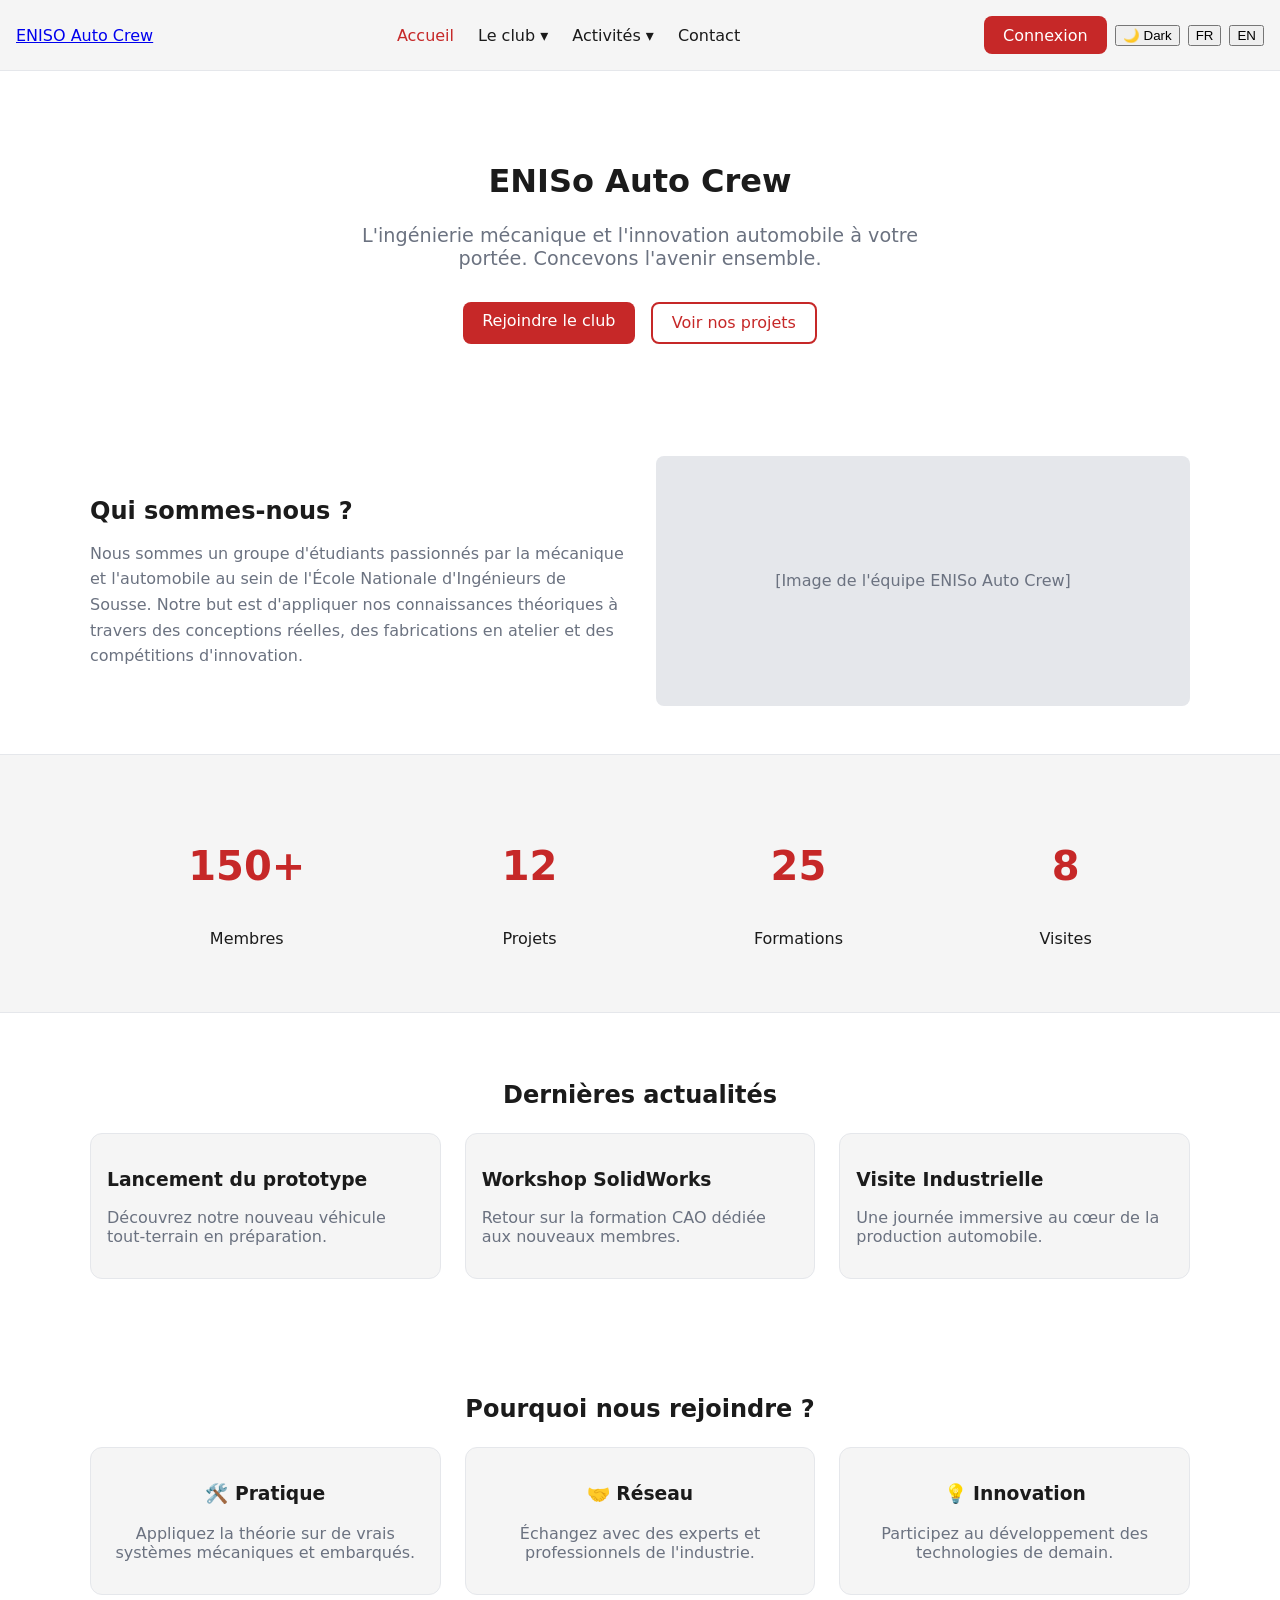
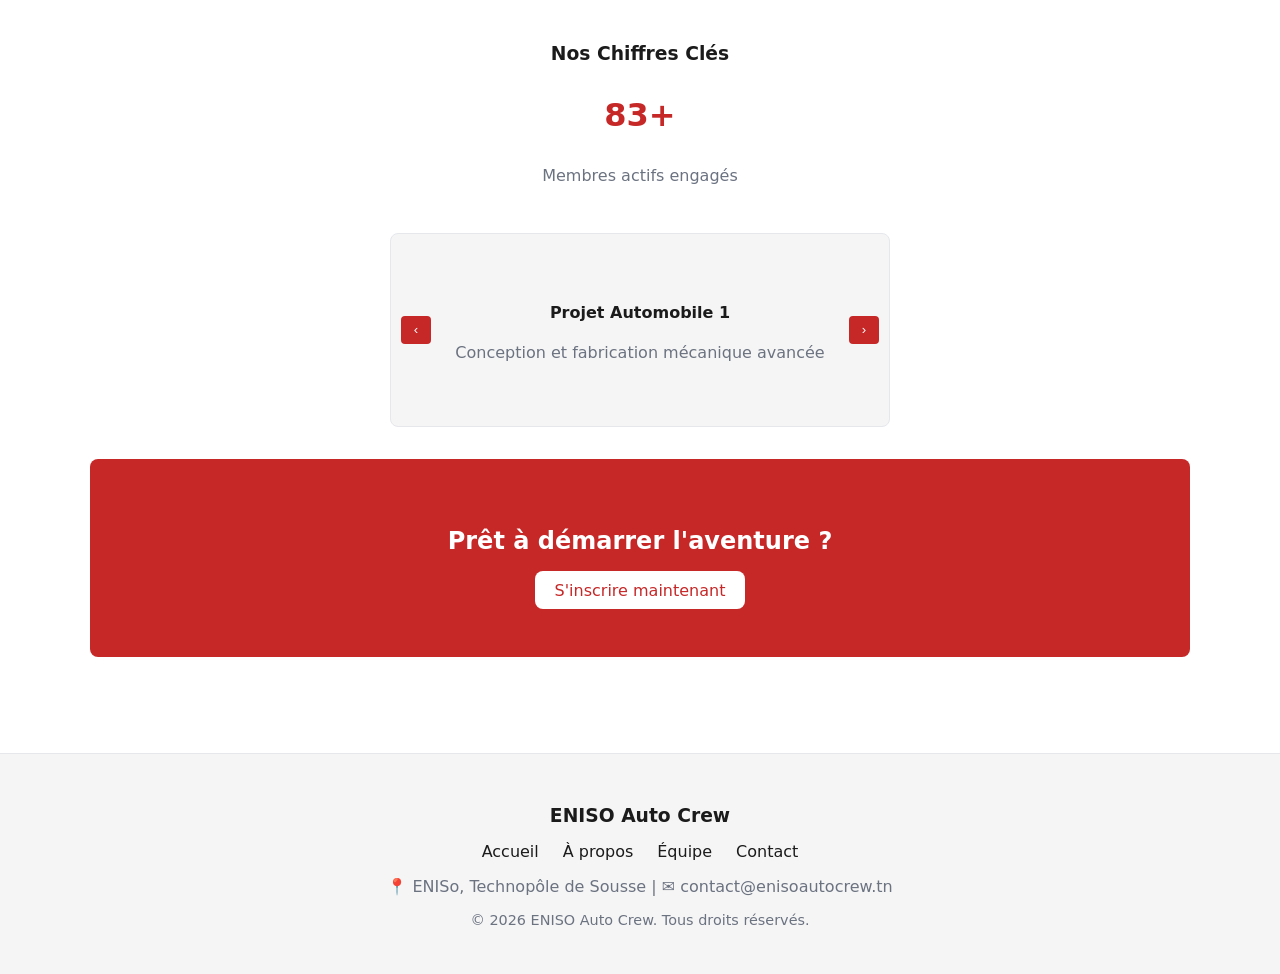
<file: index.html>
<!DOCTYPE html>
<html lang="fr" data-theme="light">
<head>
    <meta charset="UTF-8">
    <meta name="viewport" content="width=device-width, initial-scale=1.0">
    <title>Accueil - ENISo Auto Crew</title>
    <link rel="stylesheet" href="static/css/style.css">
    <script src="static/js/theme.js"></script>
</head>
<body>

    <!-- Dynamic Header -->
    <div id="site-header"></div>

    <main>
        <!-- 1. Hero Section -->
        <section class="hero container section" style="text-align: center; padding: 4rem 1rem;">
            <h1 class="page-title">ENISo Auto Crew</h1>
            <p style="color: var(--muted); font-size: 1.2rem; margin-bottom: 2rem; max-width: 600px; margin-left: auto; margin-right: auto;">
                L'ingénierie mécanique et l'innovation automobile à votre portée. Concevons l'avenir ensemble.
            </p>
            <div style="display: flex; gap: 1rem; justify-content: center; flex-wrap: wrap;">
                <a href="connexion.html" class="btn">Rejoindre le club</a>
                <a href="projets.html" class="btn-outline">Voir nos projets</a>
            </div>
        </section>

        <!-- 2. Qui sommes-nous -->
        <section class="section container" style="display: flex; gap: 2rem; align-items: center; flex-wrap: wrap;">
            <div style="flex: 1; min-width: 300px;">
                <h2 style="margin-bottom: 1rem;">Qui sommes-nous ?</h2>
                <p style="color: var(--muted); line-height: 1.6;">
                    Nous sommes un groupe d'étudiants passionnés par la mécanique et l'automobile au sein de l'École Nationale d'Ingénieurs de Sousse. Notre but est d'appliquer nos connaissances théoriques à travers des conceptions réelles, des fabrications en atelier et des compétitions d'innovation.
                </p>
            </div>
            <!-- Colored block placeholder for an image -->
            <div style="flex: 1; min-width: 300px; height: 250px; background: var(--border); border-radius: 8px; display: flex; align-items: center; justify-content: center;">
                <span style="color: var(--muted);">[Image de l'équipe ENISo Auto Crew]</span>
            </div>
        </section>

        <!-- 3. Strip of 4 numbers -->
        <section style="background: var(--card); padding: 3rem 1rem; border-top: 1px solid var(--border); border-bottom: 1px solid var(--border);">
            <div class="container" style="display: flex; justify-content: space-around; flex-wrap: wrap; text-align: center; gap: 2rem;">
                <div><h3 style="font-size: 2.5rem; color: var(--accent);">150+</h3><p>Membres</p></div>
                <div><h3 style="font-size: 2.5rem; color: var(--accent);">12</h3><p>Projets</p></div>
                <div><h3 style="font-size: 2.5rem; color: var(--accent);">25</h3><p>Formations</p></div>
                <div><h3 style="font-size: 2.5rem; color: var(--accent);">8</h3><p>Visites</p></div>
            </div>
        </section>

        <!-- 4. Dernières actualités (Linking to Hamza's future page) -->
        <section class="section container">
            <h2 style="margin-bottom: 1.5rem; text-align: center;">Dernières actualités</h2>
            <div class="cards" style="display: grid; grid-template-columns: repeat(auto-fit, minmax(250px, 1fr)); gap: 1.5rem;">
                <a href="actualites.html" class="card" style="text-decoration: none; color: inherit;">
                    <h3>Lancement du prototype</h3>
                    <p style="color: var(--muted); margin-top: 0.5rem;">Découvrez notre nouveau véhicule tout-terrain en préparation.</p>
                </a>
                <a href="actualites.html" class="card" style="text-decoration: none; color: inherit;">
                    <h3>Workshop SolidWorks</h3>
                    <p style="color: var(--muted); margin-top: 0.5rem;">Retour sur la formation CAO dédiée aux nouveaux membres.</p>
                </a>
                <a href="actualites.html" class="card" style="text-decoration: none; color: inherit;">
                    <h3>Visite Industrielle</h3>
                    <p style="color: var(--muted); margin-top: 0.5rem;">Une journée immersive au cœur de la production automobile.</p>
                </a>
            </div>
        </section>

        <!-- 5. Pourquoi nous rejoindre + Final Call to Action -->
        <section class="section container">
            <h2 style="margin-bottom: 1.5rem; text-align: center;">Pourquoi nous rejoindre ?</h2>
            <div class="cards" style="display: grid; grid-template-columns: repeat(auto-fit, minmax(250px, 1fr)); gap: 1.5rem; margin-bottom: 3rem;">
                <div class="card" style="text-align: center;">
                    <h3>🛠️ Pratique</h3>
                    <p style="color: var(--muted); margin-top: 0.5rem;">Appliquez la théorie sur de vrais systèmes mécaniques et embarqués.</p>
                </div>
                <div class="card" style="text-align: center;">
                    <h3>🤝 Réseau</h3>
                    <p style="color: var(--muted); margin-top: 0.5rem;">Échangez avec des experts et professionnels de l'industrie.</p>
                </div>
                <div class="card" style="text-align: center;">
                    <h3>💡 Innovation</h3>
                    <p style="color: var(--muted); margin-top: 0.5rem;">Participez au développement des technologies de demain.</p>
                </div>
            </div>
            <div style="text-align: center; margin: 3rem 0;">
    <h3>Nos Chiffres Clés</h3>
    <p style="font-size: 2rem; font-weight: bold; color: var(--accent);">
        <span data-counter="150">0</span>+
    </p>
    <p style="color: var(--muted);">Membres actifs engagés</p>
</div>
<div class="slider-container" style="position: relative; max-width: 500px; margin: 2rem auto; overflow: hidden; border-radius: 8px; border: 1px solid var(--border); background: var(--card);">
    <!-- Slide 1 -->
    <div class="slide" style="display: block; padding: 3rem; text-align: center;">
        <h4>Projet Automobile 1</h4>
        <p style="color: var(--muted);">Conception et fabrication mécanique avancée</p>
    </div>
    <!-- Slide 2 -->
    <div class="slide" style="display: none; padding: 3rem; text-align: center;">
        <h4>Projet Tout-Terrain 2</h4>
        <p style="color: var(--muted);">Robotique et intégration de systèmes embarqués</p>
    </div>
    
    <!-- Slider Navigation Buttons -->
    <button class="slider-prev" style="position: absolute; left: 10px; top: 50%; transform: translateY(-50%); cursor: pointer; background: var(--accent); color: white; border: none; padding: 0.4rem 0.8rem; border-radius: 4px;">‹</button>
    <button class="slider-next" style="position: absolute; right: 10px; top: 50%; transform: translateY(-50%); cursor: pointer; background: var(--accent); color: white; border: none; padding: 0.4rem 0.8rem; border-radius: 4px;">›</button>
</div>
            
            <!-- Final Call-to-Action Banner -->
            <div style="background: var(--accent); color: white; padding: 3rem 1rem; border-radius: 8px; text-align: center;">
                <h2 style="margin-bottom: 1rem; color: white;">Prêt à démarrer l'aventure ?</h2>
                <a href="connexion.html" class="btn" style="background: white; color: var(--accent); border: none;">S'inscrire maintenant</a>
            </div>
        </section>
    </main>

    <!-- Dynamic Footer -->
    <div id="site-footer"></div>

    <!-- Layout Scripts -->
    <script src="static/js/translations/layout.js"></script>
    <script src="static/js/layout.js"></script>
    <script src="static/js/animations.js"></script>
</body>
</html>
</file>
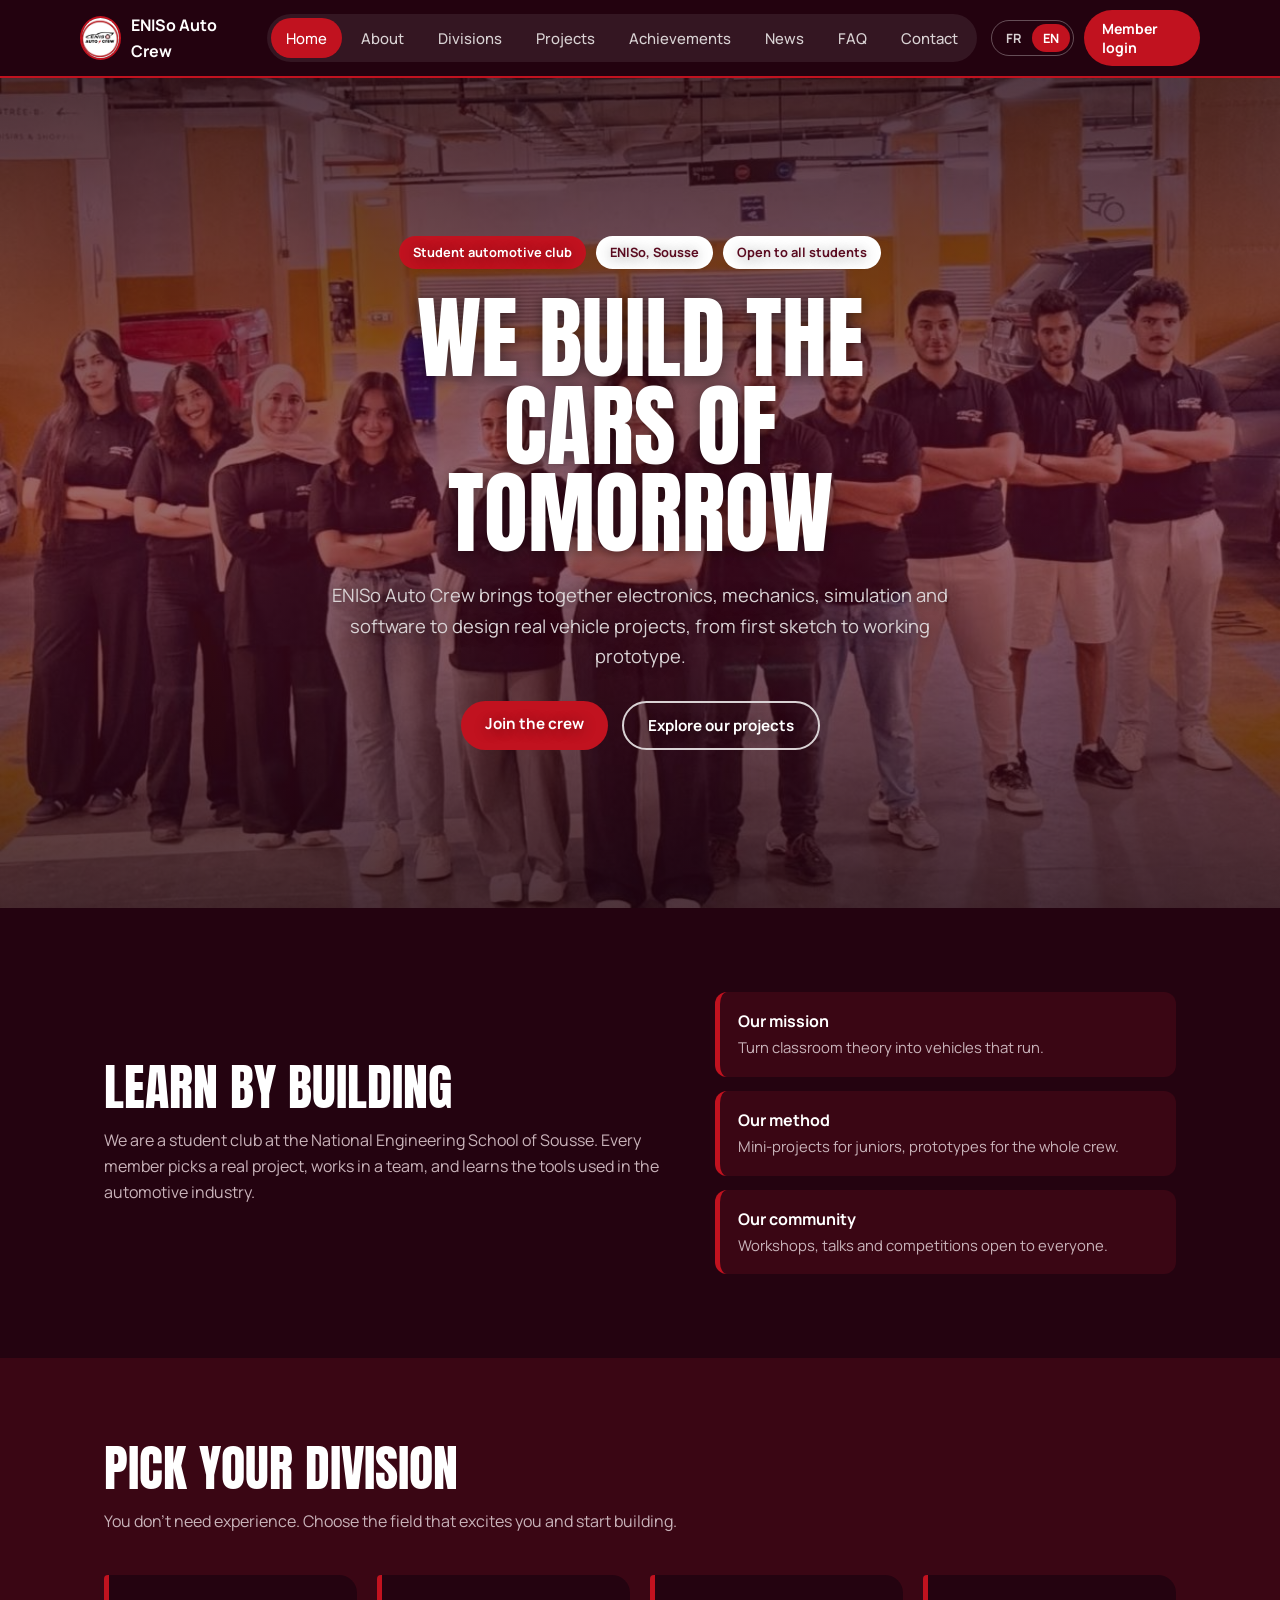
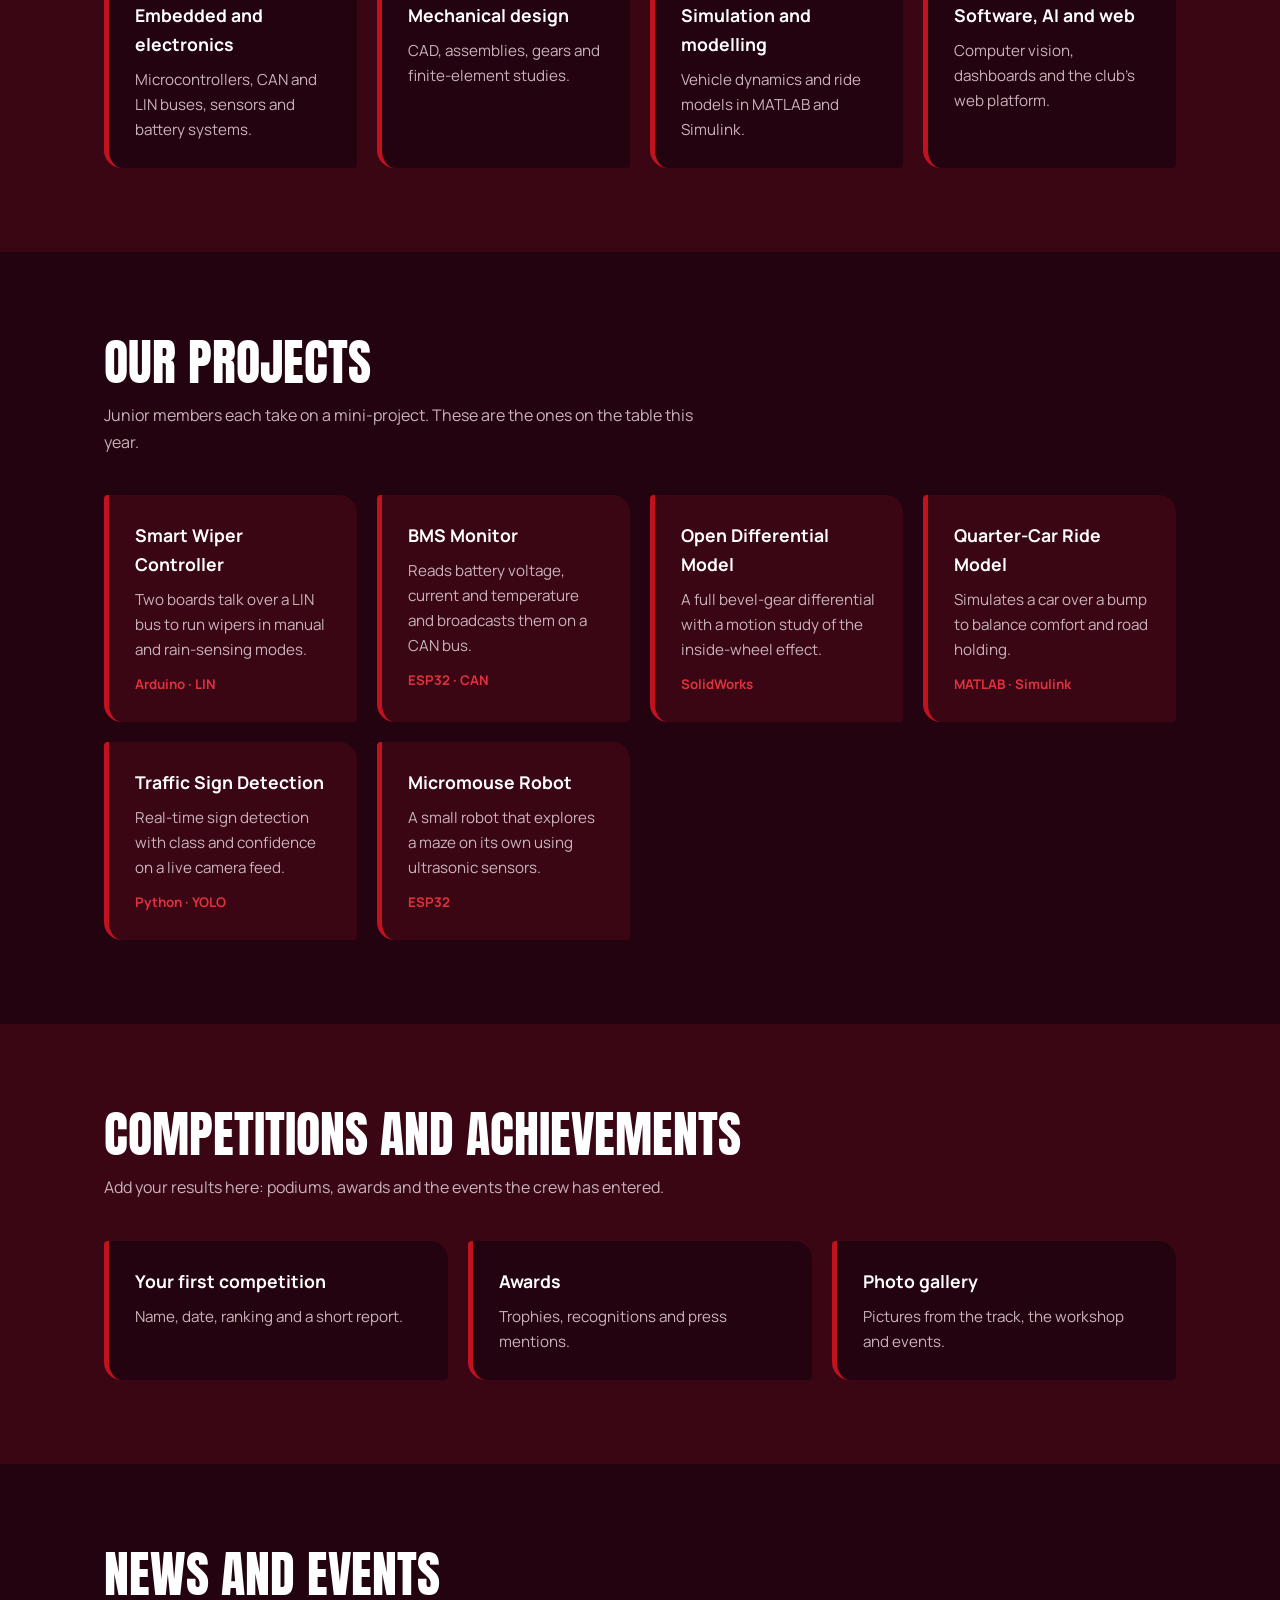
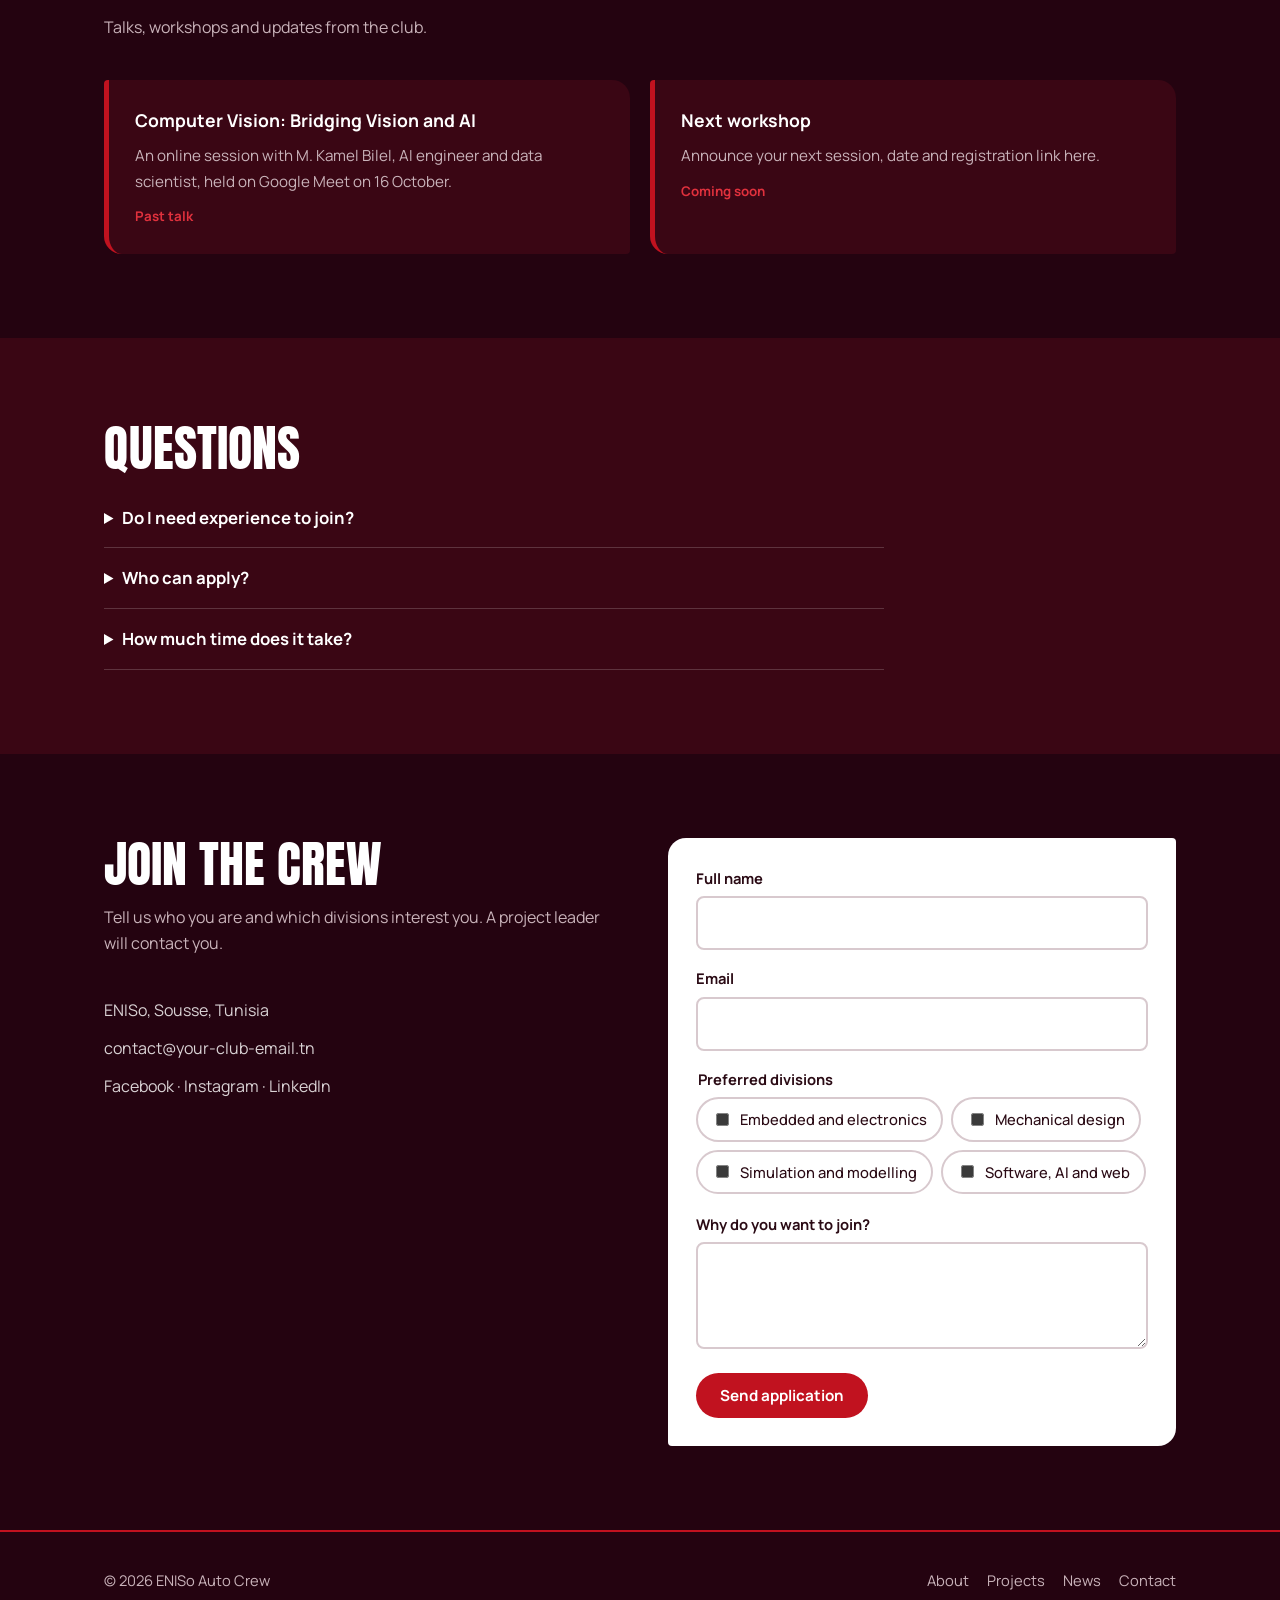
<file: templates/index.html.html>
<!DOCTYPE html>
<html lang="en">
<head>
<meta charset="utf-8">
<meta name="viewport" content="width=device-width, initial-scale=1, viewport-fit=cover">
<title>ENISo Auto Crew</title>
<link href="https://fonts.googleapis.com/css2?family=Anton&family=Manrope:wght@400;500;700&display=swap" rel="stylesheet">
<style>
:root{--wine:#5a0b20;--wine-deep:#3a0614;--wine-dark:#240310;--red:#c1121f;--red-hot:#e0313d;--silver:#d9d2d4;--muted:#c9b3ba;
--display:'Anton','Impact','Arial Narrow',sans-serif;--body:'Manrope',system-ui,-apple-system,'Segoe UI',sans-serif;
box-sizing:border-box;padding-top:env(safe-area-inset-top,0px);padding-bottom:env(safe-area-inset-bottom,0px);color-scheme:dark}
html{scroll-padding-top:calc(env(safe-area-inset-top,0px) + 76px);scroll-behavior:smooth}
*,*::before,*::after{box-sizing:inherit}
body{margin:0;background:var(--wine-dark);color:#fff;font:400 1rem/1.65 var(--body)}
body::before{content:"";position:fixed;inset:0 0 auto;height:env(safe-area-inset-top,0px);background:var(--wine-dark);z-index:30}
a{color:inherit;text-decoration:none}
:focus-visible{outline:3px solid #fff;outline-offset:3px}
.wrap{max-width:1120px;margin:0 auto;padding:0 24px}
header{position:sticky;top:env(safe-area-inset-top,0px);z-index:20;background:rgba(36,3,16,.93);backdrop-filter:blur(8px);border-bottom:2px solid var(--red)}
.nav{display:flex;align-items:center;justify-content:space-between;gap:14px;padding:10px 0}
.brand{display:flex;align-items:center;gap:10px;font-weight:700}
.brand img{width:44px;height:44px;border-radius:50%;object-fit:cover;background:#fff;border:2px solid var(--red)}
.links{display:flex;gap:4px;background:rgba(255,255,255,.08);border-radius:999px;padding:4px}
.links a{padding:8px 15px;border-radius:999px;font-weight:500;font-size:.93rem;color:var(--silver);white-space:nowrap}
.links a:hover{background:rgba(255,255,255,.12);color:#fff}
.links a.on{background:var(--red);color:#fff}
.tools{display:flex;align-items:center;gap:10px}
.lang{display:flex;border:1px solid rgba(255,255,255,.3);border-radius:999px;padding:3px}
.lang button{background:none;border:0;color:var(--silver);font:700 .8rem var(--body);padding:5px 11px;border-radius:999px;cursor:pointer}
.lang button[aria-pressed=true]{background:var(--red);color:#fff}
.btn{display:inline-block;background:var(--red);color:#fff;font:700 .95rem var(--body);padding:12px 24px;border-radius:999px;border:0;cursor:pointer;transition:background .2s}
.btn:hover{background:var(--red-hot)}
.btn.sm{padding:9px 18px;font-size:.88rem}
.btn.ghost{background:transparent;border:2px solid var(--silver)}
.btn.ghost:hover{background:rgba(255,255,255,.1)}
.hero{background:var(--wine-deep);text-align:center}
.hin{position:relative;min-height:max(560px,calc(100svh - 70px));display:flex;align-items:center;justify-content:center;overflow:hidden}
.hin::after{content:"";position:absolute;inset:0;z-index:1;pointer-events:none;background:linear-gradient(180deg,rgba(36,3,16,.78),rgba(90,11,32,.62) 50%,rgba(36,3,16,.8))}
.txt{position:relative;z-index:2;padding-top:56px;padding-bottom:56px;text-shadow:0 2px 14px rgba(0,0,0,.45)}
.badges{display:flex;flex-wrap:wrap;gap:10px;justify-content:center;margin-bottom:26px}
.badges span{background:#fff;color:var(--wine);font-weight:700;font-size:.8rem;padding:6px 14px;border-radius:999px}
.badges span:first-child{background:var(--red);color:#fff}
.hero h1{font:400 clamp(2.8rem,7.5vw,5.6rem)/.98 var(--display);text-transform:uppercase;margin:0 auto 22px;max-width:14ch}
.hero p{font-size:1.15rem;max-width:58ch;margin:0 auto 30px;color:var(--silver)}
.cta{display:flex;flex-wrap:wrap;gap:14px;justify-content:center;margin-bottom:0}
.photo{position:absolute;inset:0;margin:0}
.photo img{display:block;width:100%;height:100%;object-fit:cover;object-position:center 35%}

.stats{background:var(--red)}
.stats ul{list-style:none;margin:0;padding:20px 24px;display:flex;flex-wrap:wrap;gap:12px 56px;justify-content:center}
.stats li{text-align:center;font-weight:500}
.stats b{display:block;font:400 2rem/1 var(--display);letter-spacing:.02em}
section{padding:84px 0}
.alt{background:var(--wine-deep)}
h2{font:400 clamp(2rem,5vw,3.1rem)/1.05 var(--display);text-transform:uppercase;margin:0 0 14px}
.lead{color:var(--muted);max-width:62ch;margin:0 0 40px}
.grid{display:grid;grid-template-columns:repeat(auto-fit,minmax(240px,1fr));gap:20px}
.card{padding:26px;background:var(--wine-deep);border-left:5px solid var(--red);border-radius:4px 18px 4px 18px}
.alt .card{background:var(--wine-dark)}
.card h3{margin:0 0 8px;font-size:1.1rem}
.card p{margin:0;color:var(--muted);font-size:.95rem}
.card small{display:block;margin-top:12px;color:var(--red-hot);font-weight:700}
.about{display:grid;grid-template-columns:1.1fr .9fr;gap:48px;align-items:center}
.about ul{margin:0;padding:0;list-style:none;display:grid;gap:14px}
.about li{padding:16px 18px;background:var(--wine-deep);border-radius:12px;border-left:5px solid var(--red)}
.about li b{display:block}
.about li span{color:var(--muted);font-size:.93rem}
details{border-bottom:1px solid rgba(255,255,255,.18);padding:16px 0;max-width:780px}
summary{cursor:pointer;font-weight:700;font-size:1.05rem}
details p{margin:10px 0 0;color:var(--muted)}
.two{display:grid;grid-template-columns:1fr 1fr;gap:56px;align-items:start}
form{background:#fff;color:#2a0a14;padding:28px;border-radius:18px 4px 18px 4px}
label,legend{display:block;font-weight:700;font-size:.92rem;margin:0 0 6px}
input[type=text],input[type=email],textarea{width:100%;padding:12px 14px;border:2px solid #d8c9ce;border-radius:8px;font:inherit;margin-bottom:16px;background:#fff;color:#2a0a14}
fieldset{border:0;padding:0;margin:0 0 18px}
.chk{display:flex;flex-wrap:wrap;gap:8px}
.chk label{display:inline-flex;align-items:center;gap:8px;margin:0;padding:8px 14px;border:2px solid #d8c9ce;border-radius:999px;font-weight:500;cursor:pointer}
.chk input{accent-color:var(--red)}
.chk label:has(input:checked){border-color:var(--red);background:#fbe9ec}
form :focus-visible{outline-color:var(--red)}
#err{color:var(--red);font-weight:700;margin:12px 0 0}
#ok{color:#1b6b3a;font-weight:700;margin:12px 0 0}
.info{list-style:none;padding:0;margin:0;display:grid;gap:12px;color:var(--silver)}
footer{border-top:2px solid var(--red);padding:36px 0;color:var(--muted);font-size:.92rem}
footer .wrap{display:flex;flex-wrap:wrap;justify-content:space-between;gap:16px;align-items:center}
footer nav{display:flex;gap:18px;flex-wrap:wrap}
footer a:hover{color:#fff}
@media(max-width:900px){.nav{flex-wrap:wrap}.links{order:3;width:100%;overflow-x:auto}.about,.two{grid-template-columns:1fr;gap:32px}.hero{padding-top:44px}section{padding:60px 0}.brand span{display:none}}
@media(prefers-reduced-motion:reduce){html{scroll-behavior:auto}}
</style>
</head>
<body>
<header><div class="wrap nav">
<a class="brand" href="#top"><img src="[data-uri]" alt="ENISo Auto Crew logo"><span>ENISo Auto Crew</span></a>
<nav class="links" aria-label="Main"><a class="on" href="#top" data-i="n_home">Home</a><a href="#about" data-i="n_about">About</a><a href="#divisions" data-i="n_div">Divisions</a><a href="#projects" data-i="n_proj">Projects</a><a href="#achievements" data-i="n_ach">Achievements</a><a href="#news" data-i="n_news">News</a><a href="#faq" data-i="n_faq">FAQ</a><a href="#contact" data-i="n_contact">Contact</a></nav>
<div class="tools"><div class="lang" role="group" aria-label="Language"><button data-l="fr" aria-pressed="false">FR</button><button data-l="en" aria-pressed="true">EN</button></div><a class="btn sm" href="#login" data-i="login">Member login</a></div>
</div></header>

<main id="top">
<div class="hero"><div class="hin"><div class="txt wrap">
<div class="badges"><span data-i="b1">Student automotive club</span><span data-i="b2">ENISo, Sousse</span><span data-i="b3">Open to all students</span></div>
<h1 data-i="h1">We build the cars of tomorrow</h1>
<p data-i="hp">ENISo Auto Crew brings together electronics, mechanics, simulation and software to design real vehicle projects, from first sketch to working prototype.</p>
<div class="cta"><a class="btn" href="#contact" data-i="c1">Join the crew</a><a class="btn ghost" href="#projects" data-i="c2">Explore our projects</a></div>
</div><figure class="photo"><img src="[data-uri]" alt="The ENISo Auto Crew team standing with arms crossed in a parking garage" width="1200" height="800"></figure>
</div></div>



<section id="about"><div class="wrap about">
<div><h2 data-i="a_h">Learn by building</h2><p class="lead" style="margin:0" data-i="a_p">We are a student club at the National Engineering School of Sousse. Every member picks a real project, works in a team, and learns the tools used in the automotive industry.</p></div>
<ul><li><b data-i="a1">Our mission</b><span data-i="a1p">Turn classroom theory into vehicles that run.</span></li><li><b data-i="a2">Our method</b><span data-i="a2p">Mini-projects for juniors, prototypes for the whole crew.</span></li><li><b data-i="a3">Our community</b><span data-i="a3p">Workshops, talks and competitions open to everyone.</span></li></ul>
</div></section>

<section id="divisions" class="alt"><div class="wrap">
<h2 data-i="d_h">Pick your division</h2><p class="lead" data-i="d_p">You don’t need experience. Choose the field that excites you and start building.</p>
<div class="grid">
<div class="card"><h3 data-i="d1">Embedded and electronics</h3><p data-i="d1p">Microcontrollers, CAN and LIN buses, sensors and battery systems.</p></div>
<div class="card"><h3 data-i="d2">Mechanical design</h3><p data-i="d2p">CAD, assemblies, gears and finite-element studies.</p></div>
<div class="card"><h3 data-i="d3">Simulation and modelling</h3><p data-i="d3p">Vehicle dynamics and ride models in MATLAB and Simulink.</p></div>
<div class="card"><h3 data-i="d4">Software, AI and web</h3><p data-i="d4p">Computer vision, dashboards and the club’s web platform.</p></div>
</div></div></section>

<section id="projects"><div class="wrap">
<h2 data-i="p_h">Our projects</h2><p class="lead" data-i="p_p">Junior members each take on a mini-project. These are the ones on the table this year.</p>
<div class="grid">
<div class="card"><h3>Smart Wiper Controller</h3><p data-i="p1">Two boards talk over a LIN bus to run wipers in manual and rain-sensing modes.</p><small>Arduino · LIN</small></div>
<div class="card"><h3>BMS Monitor</h3><p data-i="p2">Reads battery voltage, current and temperature and broadcasts them on a CAN bus.</p><small>ESP32 · CAN</small></div>
<div class="card"><h3>Open Differential Model</h3><p data-i="p3">A full bevel-gear differential with a motion study of the inside-wheel effect.</p><small>SolidWorks</small></div>
<div class="card"><h3>Quarter-Car Ride Model</h3><p data-i="p4">Simulates a car over a bump to balance comfort and road holding.</p><small>MATLAB · Simulink</small></div>
<div class="card"><h3>Traffic Sign Detection</h3><p data-i="p5">Real-time sign detection with class and confidence on a live camera feed.</p><small>Python · YOLO</small></div>
<div class="card"><h3>Micromouse Robot</h3><p data-i="p6">A small robot that explores a maze on its own using ultrasonic sensors.</p><small>ESP32</small></div>
</div></div></section>

<section id="achievements" class="alt"><div class="wrap">
<h2 data-i="ac_h">Competitions and achievements</h2><p class="lead" data-i="ac_p">Add your results here: podiums, awards and the events the crew has entered.</p>
<div class="grid">
<div class="card"><h3 data-i="ac1">Your first competition</h3><p data-i="ac1p">Name, date, ranking and a short report.</p></div>
<div class="card"><h3 data-i="ac2">Awards</h3><p data-i="ac2p">Trophies, recognitions and press mentions.</p></div>
<div class="card"><h3 data-i="ac3">Photo gallery</h3><p data-i="ac3p">Pictures from the track, the workshop and events.</p></div>
</div></div></section>

<section id="news"><div class="wrap">
<h2 data-i="nw_h">News and events</h2><p class="lead" data-i="nw_p">Talks, workshops and updates from the club.</p>
<div class="grid">
<div class="card"><h3>Computer Vision: Bridging Vision and AI</h3><p data-i="nw1">An online session with M. Kamel Bilel, AI engineer and data scientist, held on Google Meet on 16 October.</p><small data-i="nw1t">Past talk</small></div>
<div class="card"><h3 data-i="nw2">Next workshop</h3><p data-i="nw2p">Announce your next session, date and registration link here.</p><small data-i="nw2t">Coming soon</small></div>
</div></div></section>

<section id="faq" class="alt"><div class="wrap">
<h2 data-i="f_h">Questions</h2>
<details><summary data-i="f1">Do I need experience to join?</summary><p data-i="f1p">No. Junior members start with a guided mini-project and learn the tools along the way.</p></details>
<details><summary data-i="f2">Who can apply?</summary><p data-i="f2p">Any ENISo student can apply and choose one or more technical divisions.</p></details>
<details><summary data-i="f3">How much time does it take?</summary><p data-i="f3p">Plan a few hours a week. Your project leader will set milestones with you.</p></details>
</div></section>

<section id="contact"><div class="wrap two">
<div><h2 data-i="j_h">Join the crew</h2><p class="lead" data-i="j_p">Tell us who you are and which divisions interest you. A project leader will contact you.</p>
<ul class="info"><li>ENISo, Sousse, Tunisia</li><li>contact@your-club-email.tn</li><li>Facebook · Instagram · LinkedIn</li></ul></div>
<form id="f" novalidate>
<label for="n" data-i="fn">Full name</label><input id="n" type="text" autocomplete="name">
<label for="e" data-i="fe">Email</label><input id="e" type="email" autocomplete="email">
<fieldset><legend data-i="fd">Preferred divisions</legend><div class="chk">
<label><input type="checkbox" name="d"><span data-i="d1">Embedded and electronics</span></label>
<label><input type="checkbox" name="d"><span data-i="d2">Mechanical design</span></label>
<label><input type="checkbox" name="d"><span data-i="d3">Simulation and modelling</span></label>
<label><input type="checkbox" name="d"><span data-i="d4">Software, AI and web</span></label></div></fieldset>
<label for="m" data-i="fm">Why do you want to join?</label><textarea id="m" rows="3"></textarea>
<button class="btn" type="submit" data-i="fs">Send application</button>
<p id="err" role="alert" hidden></p><p id="ok" role="status" hidden></p>
</form></div></section>
</main>

<footer id="login"><div class="wrap"><span>© 2026 ENISo Auto Crew</span>
<nav aria-label="Footer"><a href="#about" data-i="n_about">About</a><a href="#projects" data-i="n_proj">Projects</a><a href="#news" data-i="n_news">News</a><a href="#contact" data-i="n_contact">Contact</a></nav></div></footer>

<script>
var T={fr:{n_home:"Accueil",n_about:"À propos",n_div:"Pôles",n_proj:"Projets",n_ach:"Réalisations",n_news:"Actualités",n_faq:"FAQ",n_contact:"Contact",login:"Espace membre",b1:"Club automobile étudiant",b2:"ENISo, Sousse",b3:"Ouvert à tous les étudiants",h1:"Nous construisons les voitures de demain",hp:"ENISo Auto Crew réunit électronique, mécanique, simulation et logiciel pour concevoir de vrais projets de véhicules, du premier croquis au prototype.",c1:"Rejoindre l’équipe",c2:"Découvrir nos projets",s1:"pôles techniques",s2:"projets de départ",s3:"membres dans l’équipe",s4:"langues : FR / EN",a_h:"Apprendre en construisant",a_p:"Nous sommes un club étudiant de l’École Nationale d’Ingénieurs de Sousse. Chaque membre choisit un vrai projet, travaille en équipe et découvre les outils de l’industrie automobile.",a1:"Notre mission",a1p:"Transformer la théorie en véhicules qui roulent.",a2:"Notre méthode",a2p:"Des mini-projets pour les juniors, des prototypes pour toute l’équipe.",a3:"Notre communauté",a3p:"Ateliers, conférences et compétitions ouverts à tous.",d_h:"Choisissez votre pôle",d_p:"Aucune expérience requise. Choisissez le domaine qui vous passionne et lancez-vous.",d1:"Embarqué et électronique",d1p:"Microcontrôleurs, bus CAN et LIN, capteurs et batteries.",d2:"Conception mécanique",d2p:"CAO, assemblages, engrenages et calcul par éléments finis.",d3:"Simulation et modélisation",d3p:"Dynamique du véhicule et modèles de suspension avec MATLAB et Simulink.",d4:"Logiciel, IA et web",d4p:"Vision par ordinateur, tableaux de bord et plateforme web du club.",p_h:"Nos projets",p_p:"Chaque nouveau membre réalise un mini-projet. Voici ceux de cette année.",p1:"Deux cartes dialoguent sur un bus LIN pour piloter les essuie-glaces en mode manuel ou automatique.",p2:"Lit la tension, le courant et la température de la batterie et les diffuse sur un bus CAN.",p3:"Un différentiel à engrenages coniques complet, avec étude du mouvement en virage.",p4:"Simule le passage d’un dos d’âne pour équilibrer confort et tenue de route.",p5:"Détection de panneaux en temps réel avec classe et confiance sur le flux caméra.",p6:"Un petit robot qui explore un labyrinthe seul grâce à des capteurs ultrasons.",ac_h:"Compétitions et réalisations",ac_p:"Ajoutez ici vos résultats : podiums, prix et événements auxquels l’équipe a participé.",ac1:"Votre première compétition",ac1p:"Nom, date, classement et court compte rendu.",ac2:"Récompenses",ac2p:"Trophées, distinctions et mentions presse.",ac3:"Galerie photos",ac3p:"Photos de la piste, de l’atelier et des événements.",nw_h:"Actualités et événements",nw_p:"Conférences, ateliers et nouvelles du club.",nw1:"Une session en ligne avec M. Kamel Bilel, ingénieur IA et data scientist, sur Google Meet le 16 octobre.",nw1t:"Conférence passée",nw2:"Prochain atelier",nw2p:"Annoncez ici votre prochaine séance, la date et le lien d’inscription.",nw2t:"Bientôt",f_h:"Questions fréquentes",f1:"Faut-il de l’expérience pour rejoindre le club ?",f1p:"Non. Les juniors démarrent par un mini-projet guidé et apprennent les outils en chemin.",f2:"Qui peut candidater ?",f2p:"Tout étudiant de l’ENISo peut candidater et choisir un ou plusieurs pôles.",f3:"Combien de temps faut-il y consacrer ?",f3p:"Comptez quelques heures par semaine. Votre responsable de projet fixe les jalons avec vous.",j_h:"Rejoignez l’équipe",j_p:"Dites-nous qui vous êtes et quels pôles vous intéressent. Un responsable de projet vous contactera.",fn:"Nom complet",fe:"E-mail",fd:"Pôles souhaités",fm:"Pourquoi voulez-vous nous rejoindre ?",fs:"Envoyer ma candidature",e1:"Saisissez votre nom complet.",e2:"Saisissez une adresse e-mail valide.",e3:"Choisissez au moins un pôle.",ok:"Merci, "},en:{}};
var D={};document.querySelectorAll("[data-i]").forEach(function(el){var k=el.dataset.i;if(!D[k])D[k]=el.textContent});
T.en=Object.assign({e1:"Enter your full name.",e2:"Enter a valid email address.",e3:"Choose at least one division.",ok:"Thanks, "},D);
var cur="en";
function setLang(l){cur=l;document.documentElement.lang=l;document.querySelectorAll("[data-i]").forEach(function(el){var v=T[l][el.dataset.i];if(v)el.textContent=v});document.querySelectorAll(".lang button").forEach(function(b){b.setAttribute("aria-pressed",b.dataset.l===l)})}
document.querySelectorAll(".lang button").forEach(function(b){b.addEventListener("click",function(){setLang(b.dataset.l)})});
document.getElementById("f").addEventListener("submit",function(ev){ev.preventDefault();
var n=document.getElementById("n").value.trim(),e=document.getElementById("e").value.trim(),c=document.querySelectorAll("input[name=d]:checked").length;
var er=document.getElementById("err"),ok=document.getElementById("ok");er.hidden=ok.hidden=true;var t=T[cur];
if(!n){er.textContent=t.e1;er.hidden=false;return}
if(!/^\S+@\S+\.\S+$/.test(e)){er.textContent=t.e2;er.hidden=false;return}
if(!c){er.textContent=t.e3;er.hidden=false;return}
ok.textContent=t.ok+n.split(" ")[0]+".";ok.hidden=false});
</script>
</body>
</html>
</file>
<file: static/css/style.css>
/* light mode (default) */
:root {
  --bg: #ffffff;
  --text: #1b1b1b;
  --muted: #6b7280;
  --accent: #c62828;
  --card: #f5f5f5;
  --border: #e5e7eb;
}

/* dark mode: same names, new values */
[data-theme="dark"] {
  --bg: #121212;
  --text: #f1f1f1;
  --muted: #9ca3af;
  --accent: #ef5350;
  --card: #1e1e1e;
  --border: #2e2e2e;
}

* { 
  box-sizing: border-box; 
}

body {
  margin: 0;
  font-family: system-ui, sans-serif;
  background: var(--bg);
  color: var(--text);
  transition: background 0.3s;
}

/* Main page wrapper - centers content and adds safe side padding */
.container { 
  max-width: 1100px; 
  margin: 0 auto; 
  padding: 0 1rem; 
}

/* Vertical spacing block - use this to separate major sections on a page */
.section {
  padding: 3rem 0;
}

/* Page header title - use this for the main heading at the top of a page */
.page-title {
  font-size: 2rem;
  margin-bottom: 1.5rem;
}

/* Hero banner section - use this at the top of the homepage for slogans and intro buttons */
.hero {
  padding: 4rem 1rem;
  text-align: center;
}

/* Responsive card grid layout - use this to wrap multiple cards automatically */
.cards { 
  display: grid; 
  gap: 1rem; 
  grid-template-columns: repeat(auto-fit, minmax(250px, 1fr)); 
}

/* Individual card box - use this for content blocks, members, or news items */
.card { 
  background: var(--card); 
  border: 1px solid var(--border); 
  border-radius: 12px; 
  padding: 1rem; 
}

/* Primary accent button - use this for main actions, links, and form submits */
.btn { 
  display: inline-block; 
  background: var(--accent); 
  color: #fff; 
  padding: 0.6rem 1.2rem; 
  border-radius: 8px; 
  text-decoration: none; 
}

/* Secondary outline button - use this for alternative actions */
.btn-outline {
  display: inline-block;
  background: transparent;
  color: var(--accent);
  border: 2px solid var(--accent);
  padding: 0.6rem 1.2rem;
  border-radius: 8px;
  text-decoration: none;
}

/* Small tag or badge - use this for labels, categories, or status indicators */
.badge {
  display: inline-block;
  font-size: 0.85rem;
  padding: 0.25rem 0.6rem;
  border-radius: 999px;
  background: var(--card);
  border: 1px solid var(--border);
}

/* Form input wrapper - use this to group labels and inputs with proper spacing */
.form-group {
  margin-bottom: 1rem;
}
/* Ensure images never overflow their containers on smaller screens */
img {
  max-width: 100%;
  height: auto;
  display: block;
}

/* Clear visible focus outline for keyboard accessibility */
:focus-visible {
  outline: 2px solid var(--accent);
  outline-offset: 2px;
}
/* =========================================
   Navbar & Mobile Menu Styles
========================================= */
.site-header {
  display: flex;
  justify-content: space-between;
  align-items: center;
  padding: 1rem;
  background: var(--card);
  border-bottom: 1px solid var(--border);
}

#main-nav {
  display: flex;
  gap: 1.5rem;
}

#main-nav a {
  color: var(--text);
  text-decoration: none;
  font-weight: 500;
}

#main-nav a.active {
  color: var(--accent);
}

/* Hide the hamburger button on large screens */
#menu-btn {
  display: none;
  background: transparent;
  border: none;
  font-size: 1.8rem;
  color: var(--text);
  cursor: pointer;
}

.header-actions {
  display: flex;
  gap: 0.5rem;
  align-items: center;
}
/* Dropdown container */
.dropdown {
  position: relative;
  display: flex;
  align-items: center;
}

/* Dropdown trigger text */
.dropdown-trigger {
  color: var(--text);
  font-weight: 500;
  cursor: pointer;
}

/* The hidden menu box */
.dropdown-menu {
  display: none;
  position: absolute;
  top: 100%;
  left: 0;
  background: var(--card);
  border: 1px solid var(--border);
  border-radius: 8px;
  box-shadow: 0 4px 12px rgba(0,0,0,0.1);
  min-width: 180px;
  flex-direction: column;
  z-index: 100;
  padding: 0.5rem 0;
}

/* Show the menu when hovering over the container */
.dropdown:hover .dropdown-menu {
  display: flex;
}

/* Style the links inside the dropdown */
.dropdown-menu a {
  padding: 0.6rem 1rem;
  font-weight: normal !important;
}

.dropdown-menu a:hover {
  background: var(--border);
}

/* =========================================
   Phones / Mobile View (Max width: 768px)
========================================= */
@media (max-width: 768px) {
  /* 1. Show the menu button */
  #menu-btn {
    display: block;
  }
  
  /* 2. Hide the links by default on phones */
  #main-nav {
    display: none; 
    flex-direction: column;
    position: absolute;
    top: 70px; /* Drops down just below the header */
    left: 0;
    width: 100%;
    background: var(--card);
    padding: 1rem;
    border-bottom: 1px solid var(--border);
    box-shadow: 0 4px 6px rgba(0,0,0,0.1);
  }

  /* 3. Show the links when JS adds the "open" class */
  #main-nav.open {
    display: flex; 
  }
  .dropdown-menu {
    position: static;
    box-shadow: none;
    border: none;
    display: flex;
    padding-left: 1rem;
  }
}
</file>
